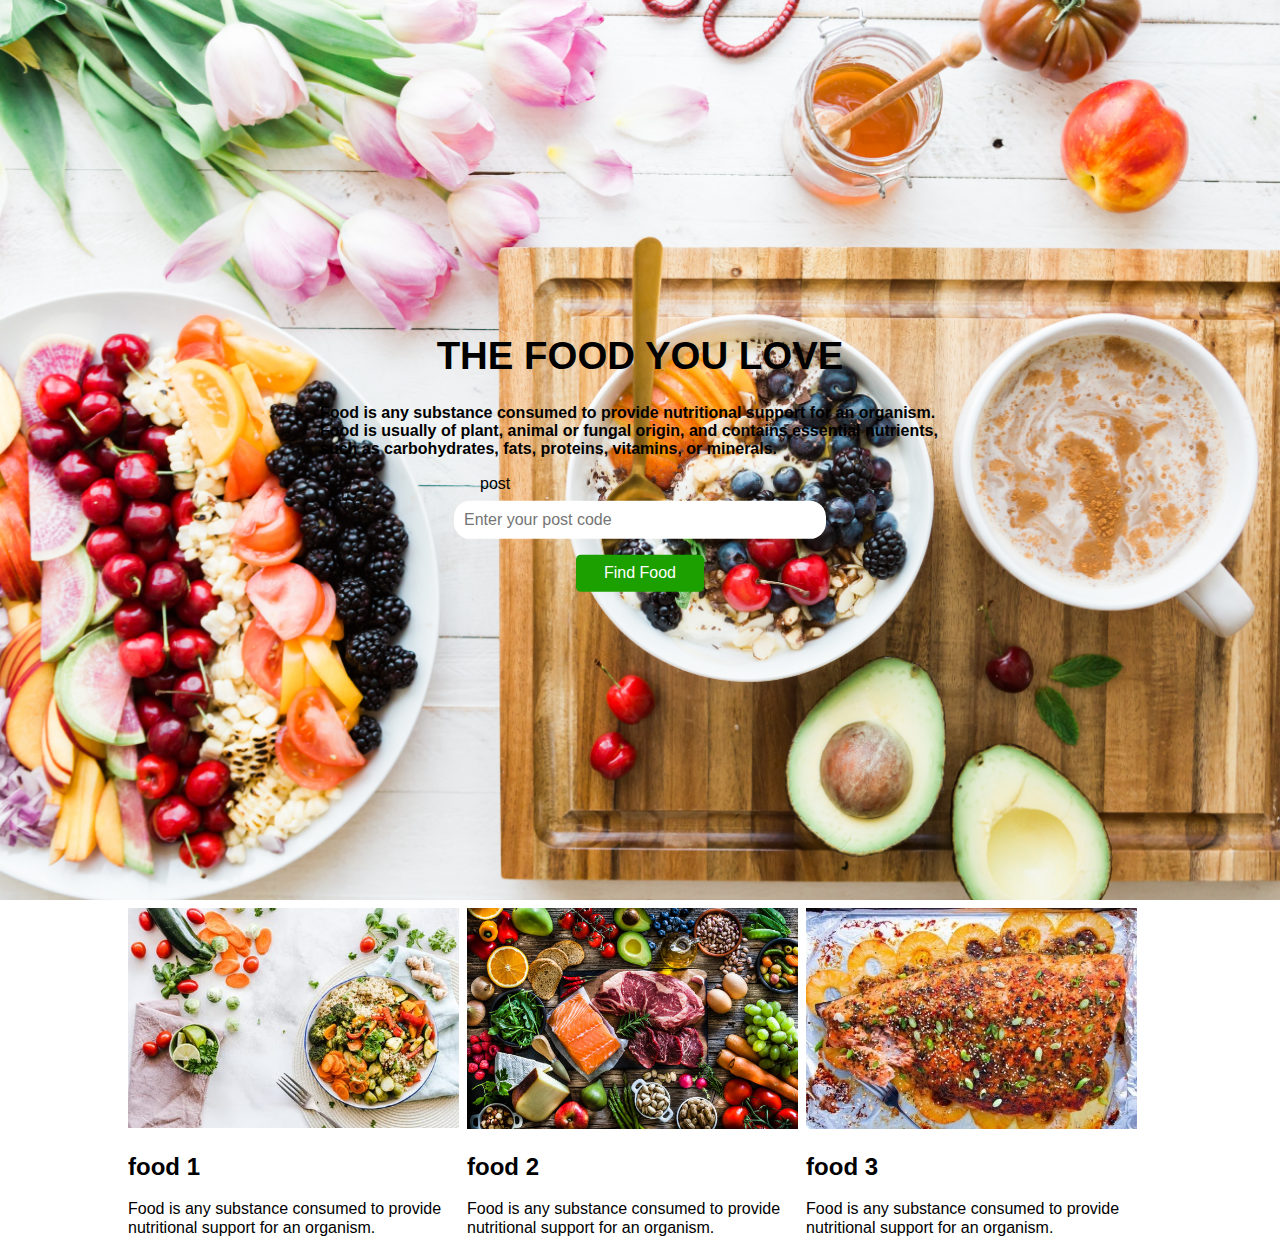
<file: src/food blog home page/index.html>
<!DOCTYPE html>
<html lang="en">
<head>
    <meta charset="UTF-8">
    <meta http-equiv="X-UA-Compatible" content="IE=edge">
    <meta name="viewport" content="width=device-width, initial-scale=1.0">
    
    <link rel="stylesheet" href="normailizer.css">
    <link rel="preconnect" href="https://fonts.googleapis.com">
<link rel="preconnect" href="https://fonts.gstatic.com" crossorigin>
<link href="https://fonts.googleapis.com/css2?family=Montserrat:wght@100&display=swap" rel="stylesheet">
    <link rel="stylesheet" href="custom.css">   
<title>Food blog</title>
   

</head>
<body>
<section class="hero_image">
    <div class="hero_wrapper">
        <h1>THE FOOD YOU LOVE </h1>
        <p><b>Food is any substance consumed to provide nutritional 
            support for an organism. Food is usually of plant,
             animal or fungal origin, and contains essential nutrients, such as carbohydrates, fats, proteins, vitamins, or minerals.</b></p>
        <span>post</span>
             <form class="form_code">
            <input type="text" class="post_code" placeholder="Enter your post code">
            <button type="submit">Find Food</button> 

        </form>
    </div>

</section>


<section class="product">
    <div class="product_list_item">
        <img  class="img_responsive"  src="1.jpeg" alt="product 01">
        <h2 class="product_heading">food 1</h2>
        <p>Food is any substance consumed to provide nutritional 
            support for an organism. </p>
    </div>
    <div class="product_list_item">
        <img class="img_responsive" src="4.jpg" alt="product 02">
        <h2 class="product_heading">food 2</h2>
        <p>Food is any substance consumed to provide nutritional 
            support for an organism. </p>
    </div>
    <div class="product_list_item">
        <img  class="img_responsive"  src="3.jpg" alt="product 03">
        <h2 class="product_heading">food 3</h2>
        <p>Food is any substance consumed to provide nutritional 
            support for an organism. </p>
    </div>
</section>

</body>
</html>
</file>
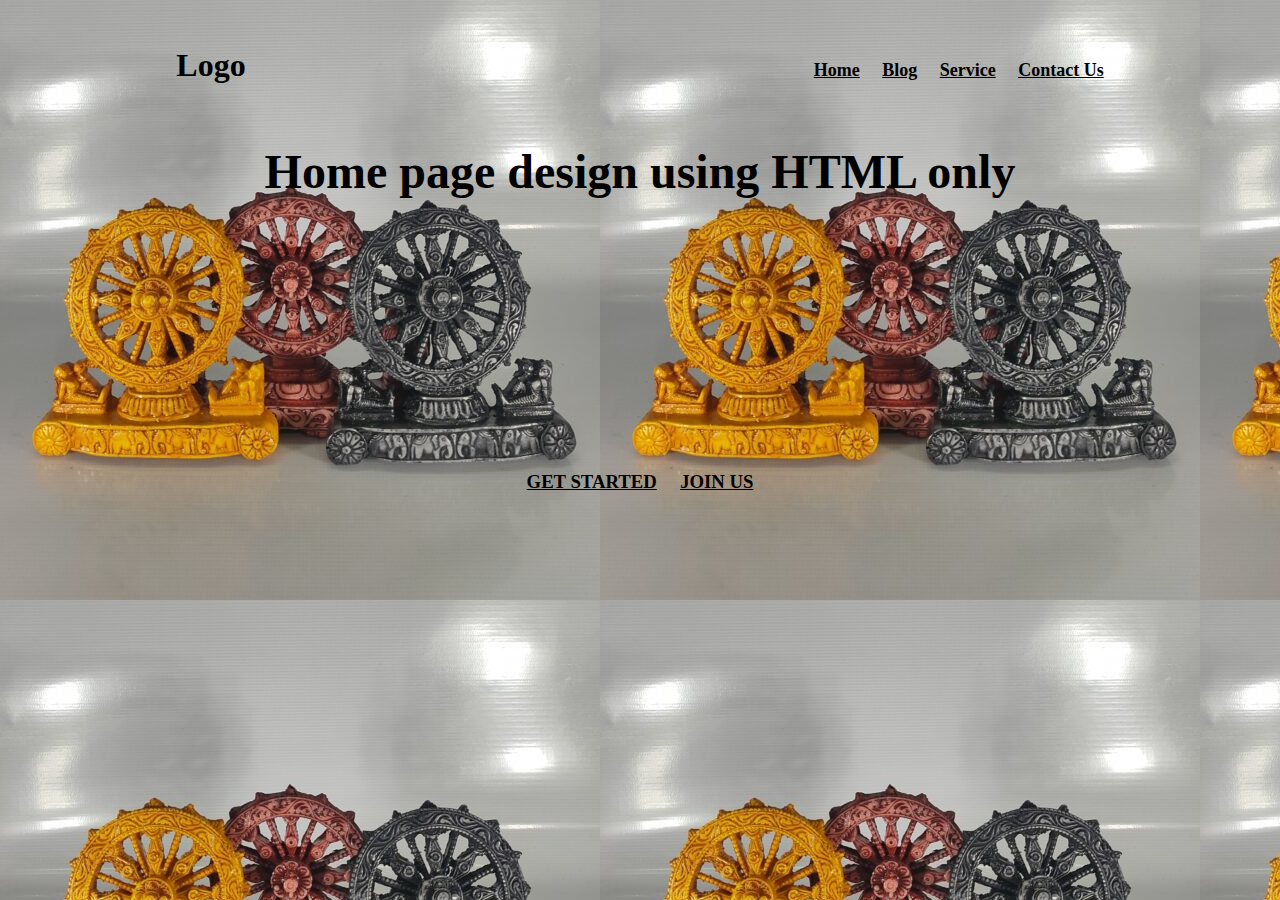
<file: src/Html(no css)/index.html>
<!DOCTYPE html>
<html lang="en">
<head>
    <meta charset="UTF-8">
    <meta http-equiv="X-UA-Compatible" content="IE=edge">
    <meta name="viewport" content="width=device-width, initial-scale=1.0">
    <title>Home page using HTML only no css</title>
</head>
<body background="3.jpg" link="#000" alink="#017bf5" vlink="#000">
    <br>

    <h1 align="center" >
        <font face="Lato" size="6" >Logo</font>
        &nbsp;&nbsp;&nbsp;&nbsp;&nbsp;&nbsp;&nbsp;&nbsp;&nbsp;&nbsp;&nbsp;&nbsp;&nbsp;
        &nbsp;&nbsp;&nbsp;&nbsp;&nbsp;&nbsp;&nbsp;&nbsp;&nbsp;&nbsp;&nbsp;&nbsp;&nbsp;
        &nbsp;&nbsp;&nbsp;&nbsp;&nbsp;&nbsp;&nbsp;&nbsp;&nbsp;&nbsp;&nbsp;&nbsp;&nbsp;
        &nbsp;&nbsp;&nbsp;&nbsp;&nbsp;&nbsp;&nbsp;&nbsp;&nbsp;&nbsp;&nbsp;&nbsp;&nbsp;
        &nbsp;&nbsp;&nbsp;&nbsp;&nbsp;&nbsp;&nbsp;&nbsp;&nbsp;&nbsp;&nbsp;&nbsp;&nbsp;
<!--here &nbsp; add space-->
        <font face="cinzel" size="4">
            <a href="#">Home</a>&nbsp;&nbsp;&nbsp;&nbsp;
            <a href="#">Blog</a>&nbsp;&nbsp;&nbsp;&nbsp;
            <a href="#">Service</a>&nbsp;&nbsp;&nbsp;&nbsp;
            <a href="#">Contact Us</a>
         </font>
    </h1>
<br />
    <h2 align="center">
        <font face="Lato" size="7" colour="#017bf5">Home page design using HTML only</font>
    </h2>
    <br /><br /><br /><br /><br /><br /><br /><br /><br /><br /><br /><br /><br />
    <h3 align="center">
    <a href="#">GET STARTED</a>&nbsp;&nbsp;&nbsp;&nbsp;
    <a href="#">JOIN US</a>
</h3>
</body>
</html>
</file>
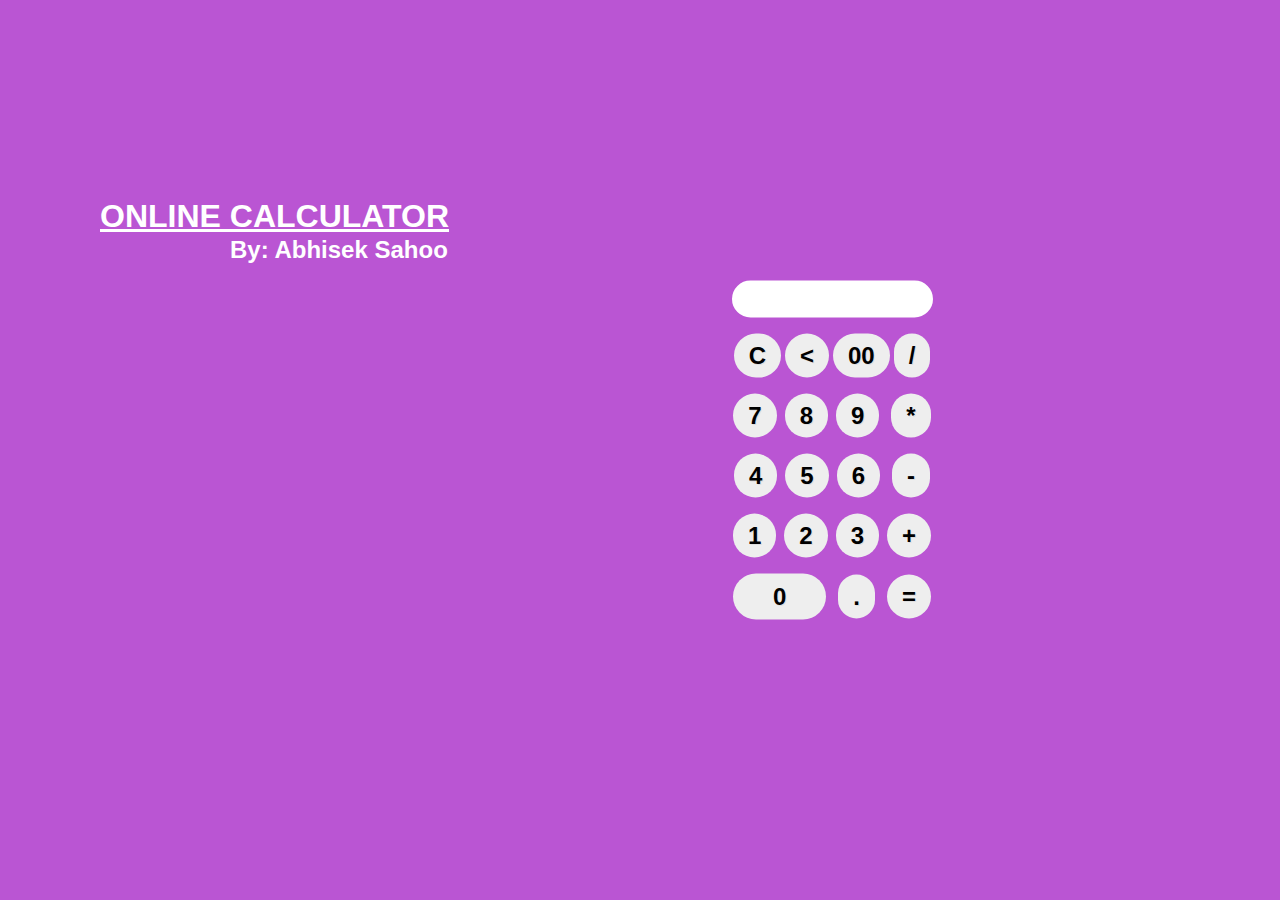
<file: src/calculator/calc.html>
<!DOCTYPE html>
<html lang="en">
<head>
    <meta charset="UTF-8">
    <meta http-equiv="X-UA-Compatible" content="IE=edge">
    <meta name="viewport" content="width=device-width, initial-scale=1.0">
    <title>online-calculator</title>
    <link rel="stylesheet" href="calc.css">

</head>
<body>

    <h1>
        Online Calculator
    </h1>
    <h2>
        By: Abhisek Sahoo
    </h2>
    <form name="form1" class="calc" action="index.html" method="POST">
<input type="text" name="answer" id="display">
<br/><br />
<input type="button" class="btndesign" value="C" onclick="form1.answer.value=''">
<input type="button" class="btndesign" value="<" onclick="form1.answer.value=form1.answer.value.substring(0,form1.answer.value.length*1-1)">
<input type="button" class="btndesign" value="00" onclick="form1.answer.value+='00'">
<input type="button" class="operatorDesign" value="/" onclick="form1.answer.value+='/'">

<br /><br />
<input type="button" class="btndesign" value="7" onclick="form1.answer.value+='7'">&nbsp;
<input type="button" class="btndesign" value="8" onclick="form1.answer.value+='8'">&nbsp;
<input type="button" class="btndesign" value="9" onclick="form1.answer.value+='9'">&nbsp;&nbsp;
<input type="button" class="operatorDesign" value="*" onclick="form1.answer.value+='*'">
<br /><br />
<input type="button" class="btndesign" value="4" onclick="form1.answer.value+='4'">&nbsp;
<input type="button" class="btndesign" value="5" onclick="form1.answer.value+='5'">&nbsp;
<input type="button" class="btndesign" value="6" onclick="form1.answer.value+='6'">&nbsp;&nbsp;
<input type="button" class="operatorDesign" value="-" onclick="form1.answer.value+='-'">
<br /><br />
<input type="button" class="btndesign" value="1" onclick="form1.answer.value+='1'">&nbsp;
<input type="button" class="btndesign" value="2" onclick="form1.answer.value+='2'">&nbsp;
<input type="button" class="btndesign" value="3" onclick="form1.answer.value+='3'">&nbsp;
<input type="button" class="operatorDesign" value="+" onclick="form1.answer.value+='+'">
<br /><br />
<input type="button" id="zero" value="0" onclick="form1.answer.value+='0'">&nbsp;&nbsp;
<input type="button" class="btndesign" value="." onclick="form1.answer.value+='.'">&nbsp;&nbsp;
<input type="button" class="operatorDesign" value="=" onclick="form1.answer.value=eval(form1.answer.value)">




    </form>
</body>
</html>
</file>
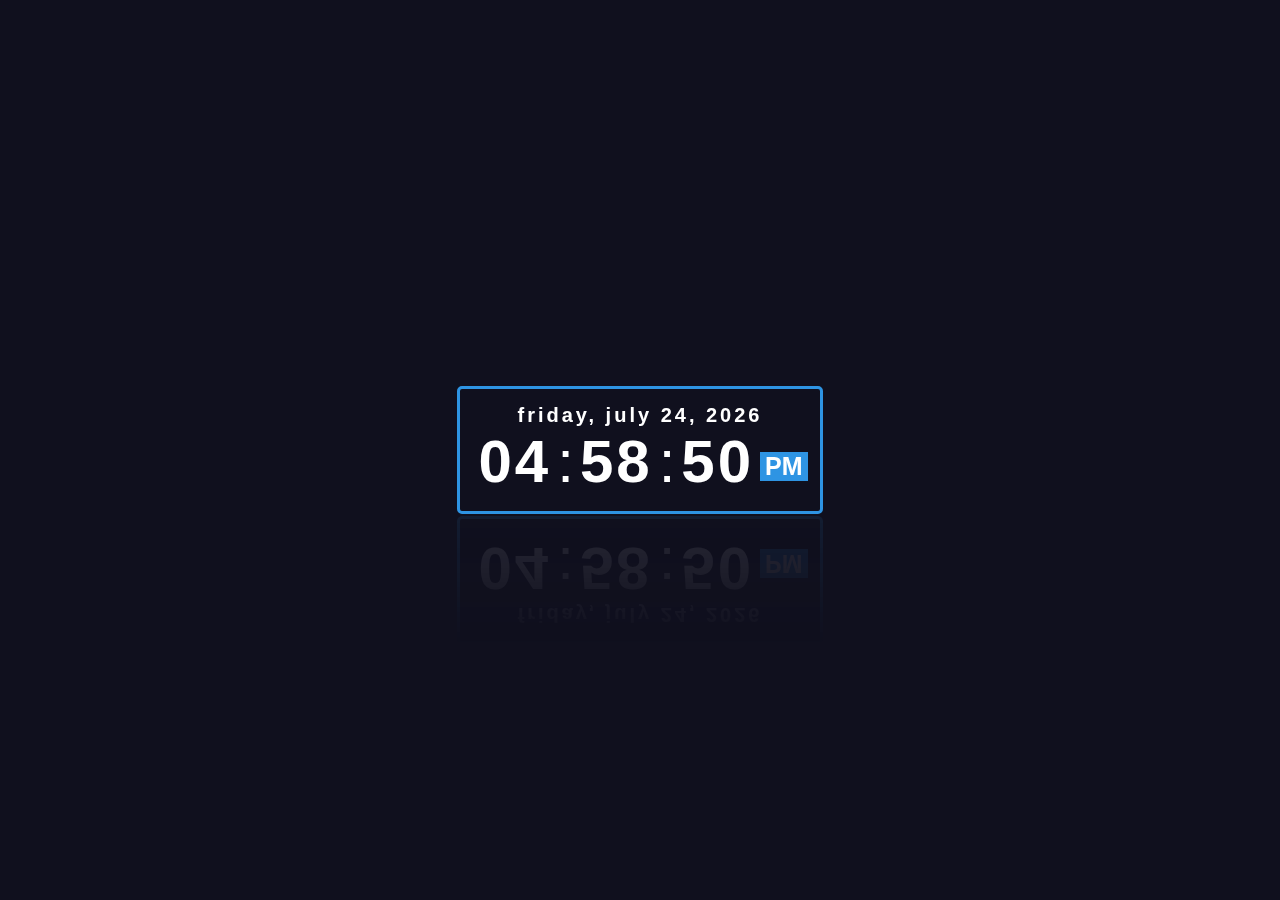
<file: src/digital clock (html,css,js)/digitalclock1.html>
<!DOCTYPE html>
    <html lang="en">
    <head>
        <meta charset="UTF-8">
        <meta http-equiv="X-UA-Compatible" content="IE=edge">
        <meta name="viewport" content="width=device-width, initial-scale=1.0">
        <link rel="stylesheet" href="digitalclock1.css">
        <title>Digital Clock</title>
    </head>
    <body onload="initclock()">
<div class="datetime">
    <div class="date">
        <span id="dayname">Day</span>,
        <span id="month">Month</span>
        <span id="daynum">00</span>,
        <span id="year">Year</span>
    </div>
    <div class="time">
        <span id="hour">00</span>:
        <span id="minutes">00</span>:
        <span id="second">00</span>
        <span id="period">AM</span>
    </div>

</div>

<script type="text/javascript"> 
function updateclock()
{

var now=new Date();
var dname=now.getDay();
    mo=now.getMonth();
    dnum=now.getDate();
    yr=now.getFullYear();
    hou=now.getHours();
    min=now.getMinutes();
    sec=now.getSeconds();
    pe="AM";
 

    if(hou>12)
    {
        hou-=12;
        pe="PM";
    }

    Number.prototype.pad= function(digits)
    {
        for(var n =this.toString(); n.length<digits;n=0+n);
        return n;
    }

    var months=["January","february","march","april","may","june","july","august","september","october","november","december"];
    var weeks =["Sunday","monday","tuesday","wednesday","thursday","friday","saturday"];
    var ids=["dayname","month","daynum","year","hour","minutes","second","period"];
    var values=[weeks[dname],months[mo],dnum.pad(2),yr,hou.pad(2),min.pad(2),sec.pad(2),pe];

    for(var i=0; i<ids.length;i++)
    {
        document.getElementById(ids[i]).firstChild.nodeValue=values[i];
    }

}

function initclock()
{
    updateclock();
    window.setInterval(updateclock,1)
}

</script>

    </body>
    </html>
</file>
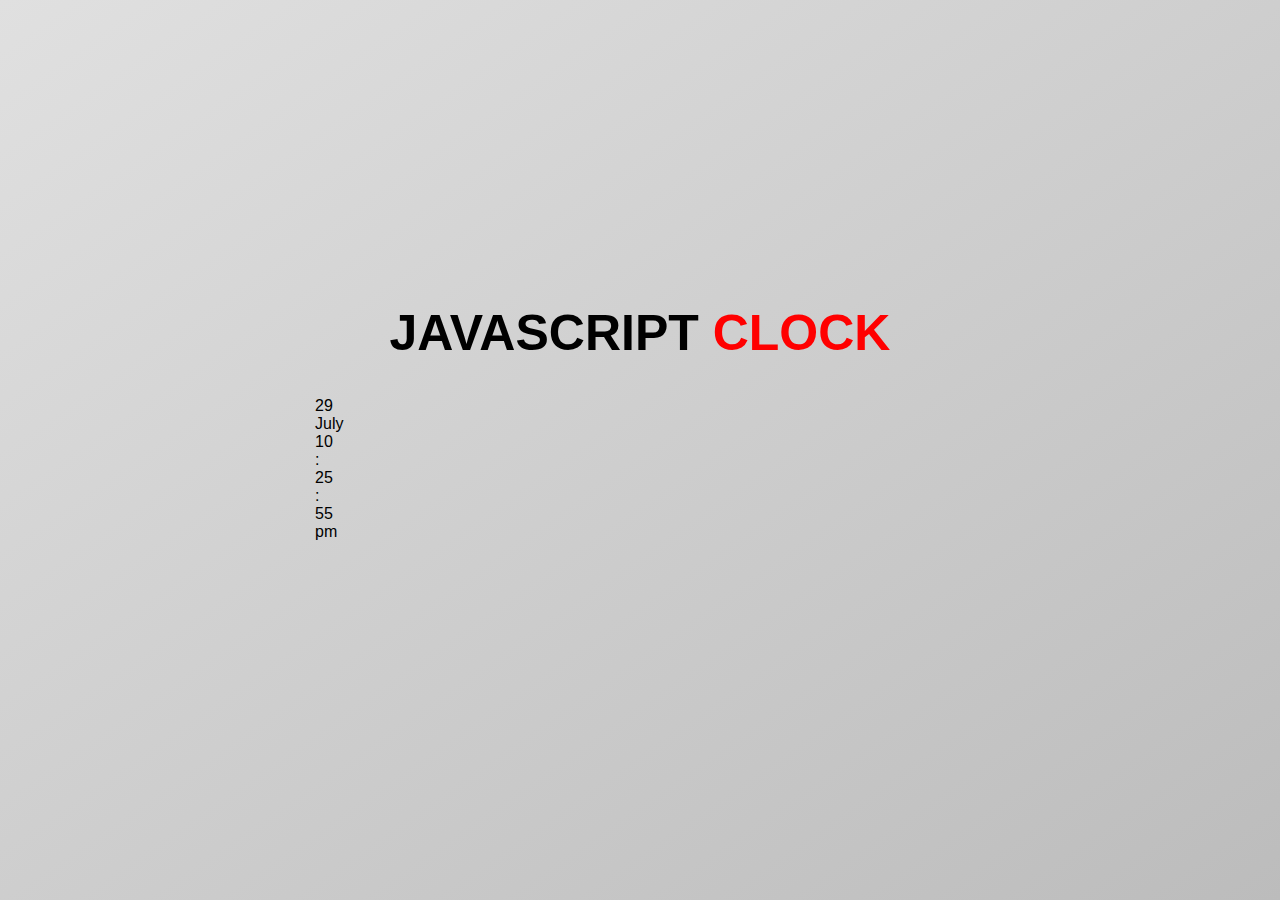
<file: src/digital clock (html,css,js)/digitalclock2/digitalclock2.html>
<!DOCTYPE html>
<html lang="en">
<head>
    <meta charset="UTF-8">
    <meta http-equiv="X-UA-Compatible" content="IE=edge">
    <meta name="viewport" content="width=device-width, initial-scale=1.0">
    <link rel="stylesheet" href="font.css">
    <link rel="stylesheet" href="style.css">
    <title>Digital Clock 2 </title>
</head>
<body>
<h2 class="clock">JavaScript  <span>Clock</span> </h2>
<div class="container">
    <div class="row">
        <div class="days">
            <div class="date_">29</div>
            <div class="month_">July</div>
        </div>
        <div class="time">
            <div class="current_time">
                <div class="time_item hours_">10</div>
                <div class="separator">:</div>
                <div class="time_item min_">25</div>
                <div class="separator">:</div>
                <div class="time_item sec_">55</div>
                <div class="ampm">pm</div>
            </div>
        </div>
    </div>

    </div>
</div>
</body>
</html>
</file>
<file: src/food blog home page/custom.css>
body{
    font-family:  sans-serif,'Montserrat';
}

/* utility classes*/

.img_responsive
{
    max-width: 100%;
}

.hero_image{
    background: url(5.jpg) no-repeat;
    height: 100vh;
    
    background-size: cover;
    position:relative;
}

.hero_wrapper
{
    color: rgb(0, 0, 0);
    position: absolute;
    top: 50%;
    left: 50%;
    transform: translate(-50%,-50%);

}

.hero_wrapper h1{
    font-size: 2.4rem;
    text-align: center;
}


.form_code
{
    text-align: center;
}
.form_code .post_code
{
    display: block;
    width: 55%;
    margin-left: auto;
    margin-right: auto;
    border-radius: 1rem;
    padding: .6rem;
    border:none;
    outline: none;


}

.form_code button
{
    width: 20%;
    text-align: center;
    background-color:#1ba000;
    color: white;
    padding: .6rem;
    border: none;
    border-radius: .3rem;
 
    margin: 1rem auto 0rem;
}

.hero_wrapper span{
    margin-left: 10rem;
    display: inline-block;
    margin-bottom: .5rem;

}
/* product section*/
.product
{
    width: 80%;
    margin-left: auto;
    margin-right: auto;
    margin-top: .5rem;

}

.product_list_item
{
    float: left;
    width: 32.33%;
    margin-left: .5rem;
    
}

.product_list_item:first-of-type
{
 margin-left: 0;

}

@media screen and (max-width:700px) {
    .product_list_item

    {
        width: 100%;
        float: left;
    }
}
</file>
<file: src/calculator/calc.css>
body{
    margin:0;
    padding: 0%;
    background:mediumorchid;
 line-height: 1;
}

.calc
{
    width: 500px;
    padding-top: 100px;
    padding-bottom: 100px;
    position: absolute;
    top: 50%;
    left: 65%;
    transform: translate(-50%,-50%);
    transition: 0.25px;
    text-align: center;
}

#display
{
    border: none;
    background-color: white;
    border-radius: 30px;
    width: 245;
    font-size: 20;
    font-family: sans-serif;
    font-weight: 300;
    height: 60;
    margin: auto;
    border: 10px solid white;
    color: black;
}

.btndesign{
    font-family: arial;
    font-weight: bold;
    color: #000000 !important;
    font-size: 24px;
    text-shadow: 1px 1px 0px #DEDEDE;
    box-shadow: 0px 0px 0px #BEE2F9;
    padding: 8px 15px;
    border-radius: 28px;
    border: 0px solid #3866A3;
    background: #EEEEEE;
  }
  .btndesign:hover {
    background: #00d9f0;    
}

.operatorDesign{
    font-family: arial;
    font-weight: bold;
    color: #000000 !important;
    font-size: 24px;
    text-shadow: 1px 1px 0px #DEDEDE;
    box-shadow: 0px 0px 0px #BEE2F9;
    padding: 8px 15px;
    border-radius: 28px;
    border: 0px solid #3866A3;
    background: #EEEEEE;
  }
  .operatorDesign:hover {
    background: #00d9f0;    
}

#zero
{
    font-family: arial;
    font-weight: bold;
    color: #000000 !important;
    font-size: 24px;
    text-shadow: 1px 1px 0px #DEDEDE;
    box-shadow: 0px 0px 0px #BEE2F9;
    padding: 9px 40px;
    border-radius: 32px;
    border: 0px solid #A3A3A3;
    background: #EEEEEE;

}
#zero:hover {
    background: #00d9f0;    
}

h1{
    color: white;
    margin-top: 200px;
    margin-left: 100px;
    text-transform: uppercase;
    font-family: sans-serif;
    font-weight: 700;
    text-decoration:underline;
    font-size: 50;

}

h2{
    color: white;
    margin-top: -15px;
    margin-left: 230px;
   
    font-family: sans-serif;
    font-weight:500px;
    font-size: 50;
}
</file>
<file: src/digital clock (html,css,js)/digitalclock1.css>
*{
    margin: 0;
    padding: 0;
}

body{
    height: 100vh;
    display: flex;
    justify-content: center;
    align-items: center;
    background: #10101e;
}

.datetime
{
color: #fff;
background:#10101e; 
font-family: 'Segoe UI', Tahoma, Geneva, Verdana, sans-serif;
width: 340px;
padding: 15px 10px;
border: 3px solid #2E94E3;
border-radius: 5px;
-webkit-box-reflect: below 2px linear-gradient(transparent,rgba(255,255,255,0.1));
transition: 0.5s;
transition-property: background , box-shadow;
}
    
/*.datetime:hover

{
    background: #2E94E3;
    box-shadow: 0 0 25px  #2E94E3;;
} */
.date
{
    font-size: 20px;
    font-weight: 600;
    text-align: center;
    letter-spacing: 3px;
}

.time{
    font-size: 60px;
    display: flex;
    justify-content: center;
    align-items: center;
}

.time span:not(:last-child)
{
    position: relative;
    margin: 0 6px;
    font-weight: 600;
    text-align: center;
    letter-spacing: 3px;
}
.time span:last-child
{
    background: #2E94E3;
    font-size: 25px;
    font-weight: 600;
    text-transform: uppercase;
    margin-top: 10px;
    padding: 0 5px;
}
</file>
<file: src/digital clock (html,css,js)/digitalclock2/font.css>
*{
    margin: 0;
    padding: 0;
    box-sizing: border-box;
}
</file>
<file: src/digital clock (html,css,js)/digitalclock2/style.css>
*{
    margin: 0;
    padding: 0;
    box-sizing: border-box;
}

body{
    display: flex;
    justify-content: center;
    align-items: center;
    flex-direction: column;
    width: 100%;
    height: 100vh;
    background: linear-gradient(145deg, #e0e0e0, #bcbcbc);
    font-family:'Segoe UI', Tahoma, Geneva, Verdana, sans-serif;
}

.clock
{
    font-size: 50px;
    text-align: center;
    margin-bottom: 35px;
    text-transform: uppercase;
    font-weight: 600;
   
}

.clock span{
    color: red;
}

.container
{
    display: block;
    width: 650px;
    height: 200px;
    position: relative;
    z-index: 2;

}
</file>
<file: src/food blog home page/normailizer.css>
/*! normalize.css v8.0.1 | MIT License | github.com/necolas/normalize.css */

/* Document
   ========================================================================== */

/**
 * 1. Correct the line height in all browsers.
 * 2. Prevent adjustments of font size after orientation changes in iOS.
 */

 html {
    line-height: 1.15; /* 1 */
    -webkit-text-size-adjust: 100%; /* 2 */
  }
  
  /* Sections
     ========================================================================== */
  
  /**
   * Remove the margin in all browsers.
   */
  
  body {
    margin: 0;
  }
  
  /**
   * Render the `main` element consistently in IE.
   */
  
  main {
    display: block;
  }
  
  /**
   * Correct the font size and margin on `h1` elements within `section` and
   * `article` contexts in Chrome, Firefox, and Safari.
   */
  
  h1 {
    font-size: 2em;
    margin: 0.67em 0;
  }
  
  /* Grouping content
     ========================================================================== */
  
  /**
   * 1. Add the correct box sizing in Firefox.
   * 2. Show the overflow in Edge and IE.
   */
  
  hr {
    box-sizing: content-box; /* 1 */
    height: 0; /* 1 */
    overflow: visible; /* 2 */
  }
  
  /**
   * 1. Correct the inheritance and scaling of font size in all browsers.
   * 2. Correct the odd `em` font sizing in all browsers.
   */
  
  pre {
    font-family: monospace, monospace; /* 1 */
    font-size: 1em; /* 2 */
  }
  
  /* Text-level semantics
     ========================================================================== */
  
  /**
   * Remove the gray background on active links in IE 10.
   */
  
  a {
    background-color: transparent;
  }
  
  /**
   * 1. Remove the bottom border in Chrome 57-
   * 2. Add the correct text decoration in Chrome, Edge, IE, Opera, and Safari.
   */
  
  abbr[title] {
    border-bottom: none; /* 1 */
    text-decoration: underline; /* 2 */
    text-decoration: underline dotted; /* 2 */
  }
  
  /**
   * Add the correct font weight in Chrome, Edge, and Safari.
   */
  
  b,
  strong {
    font-weight: bolder;
  }
  
  /**
   * 1. Correct the inheritance and scaling of font size in all browsers.
   * 2. Correct the odd `em` font sizing in all browsers.
   */
  
  code,
  kbd,
  samp {
    font-family: monospace, monospace; /* 1 */
    font-size: 1em; /* 2 */
  }
  
  /**
   * Add the correct font size in all browsers.
   */
  
  small {
    font-size: 80%;
  }
  
  /**
   * Prevent `sub` and `sup` elements from affecting the line height in
   * all browsers.
   */
  
  sub,
  sup {
    font-size: 75%;
    line-height: 0;
    position: relative;
    vertical-align: baseline;
  }
  
  sub {
    bottom: -0.25em;
  }
  
  sup {
    top: -0.5em;
  }
  
  /* Embedded content
     ========================================================================== */
  
  /**
   * Remove the border on images inside links in IE 10.
   */
  
  img {
    border-style: none;
  }
  
  /* Forms
     ========================================================================== */
  
  /**
   * 1. Change the font styles in all browsers.
   * 2. Remove the margin in Firefox and Safari.
   */
  
  button,
  input,
  optgroup,
  select,
  textarea {
    font-family: inherit; /* 1 */
    font-size: 100%; /* 1 */
    line-height: 1.15; /* 1 */
    margin: 0; /* 2 */
  }
  
  /**
   * Show the overflow in IE.
   * 1. Show the overflow in Edge.
   */
  
  button,
  input { /* 1 */
    overflow: visible;
  }
  
  /**
   * Remove the inheritance of text transform in Edge, Firefox, and IE.
   * 1. Remove the inheritance of text transform in Firefox.
   */
  
  button,
  select { /* 1 */
    text-transform: none;
  }
  
  /**
   * Correct the inability to style clickable types in iOS and Safari.
   */
  
  button,
  [type="button"],
  [type="reset"],
  [type="submit"] {
    -webkit-appearance: button;
  }
  
  /**
   * Remove the inner border and padding in Firefox.
   */
  
  button::-moz-focus-inner,
  [type="button"]::-moz-focus-inner,
  [type="reset"]::-moz-focus-inner,
  [type="submit"]::-moz-focus-inner {
    border-style: none;
    padding: 0;
  }
  
  /**
   * Restore the focus styles unset by the previous rule.
   */
  
  button:-moz-focusring,
  [type="button"]:-moz-focusring,
  [type="reset"]:-moz-focusring,
  [type="submit"]:-moz-focusring {
    outline: 1px dotted ButtonText;
  }
  
  /**
   * Correct the padding in Firefox.
   */
  
  fieldset {
    padding: 0.35em 0.75em 0.625em;
  }
  
  /**
   * 1. Correct the text wrapping in Edge and IE.
   * 2. Correct the color inheritance from `fieldset` elements in IE.
   * 3. Remove the padding so developers are not caught out when they zero out
   *    `fieldset` elements in all browsers.
   */
  
  legend {
    box-sizing: border-box; /* 1 */
    color: inherit; /* 2 */
    display: table; /* 1 */
    max-width: 100%; /* 1 */
    padding: 0; /* 3 */
    white-space: normal; /* 1 */
  }
  
  /**
   * Add the correct vertical alignment in Chrome, Firefox, and Opera.
   */
  
  progress {
    vertical-align: baseline;
  }
  
  /**
   * Remove the default vertical scrollbar in IE 10+.
   */
  
  textarea {
    overflow: auto;
  }
  
  /**
   * 1. Add the correct box sizing in IE 10.
   * 2. Remove the padding in IE 10.
   */
  
  [type="checkbox"],
  [type="radio"] {
    box-sizing: border-box; /* 1 */
    padding: 0; /* 2 */
  }
  
  /**
   * Correct the cursor style of increment and decrement buttons in Chrome.
   */
  
  [type="number"]::-webkit-inner-spin-button,
  [type="number"]::-webkit-outer-spin-button {
    height: auto;
  }
  
  /**
   * 1. Correct the odd appearance in Chrome and Safari.
   * 2. Correct the outline style in Safari.
   */
  
  [type="search"] {
    -webkit-appearance: textfield; /* 1 */
    outline-offset: -2px; /* 2 */
  }
  
  /**
   * Remove the inner padding in Chrome and Safari on macOS.
   */
  
  [type="search"]::-webkit-search-decoration {
    -webkit-appearance: none;
  }
  
  /**
   * 1. Correct the inability to style clickable types in iOS and Safari.
   * 2. Change font properties to `inherit` in Safari.
   */
  
  ::-webkit-file-upload-button {
    -webkit-appearance: button; /* 1 */
    font: inherit; /* 2 */
  }
  
  /* Interactive
     ========================================================================== */
  
  /*
   * Add the correct display in Edge, IE 10+, and Firefox.
   */
  
  details {
    display: block;
  }
  
  /*
   * Add the correct display in all browsers.
   */
  
  summary {
    display: list-item;
  }
  
  /* Misc
     ========================================================================== */
  
  /**
   * Add the correct display in IE 10+.
   */
  
  template {
    display: none;
  }
  
  /**
   * Add the correct display in IE 10.
   */
  
  [hidden] {
    display: none;
  }
</file>
